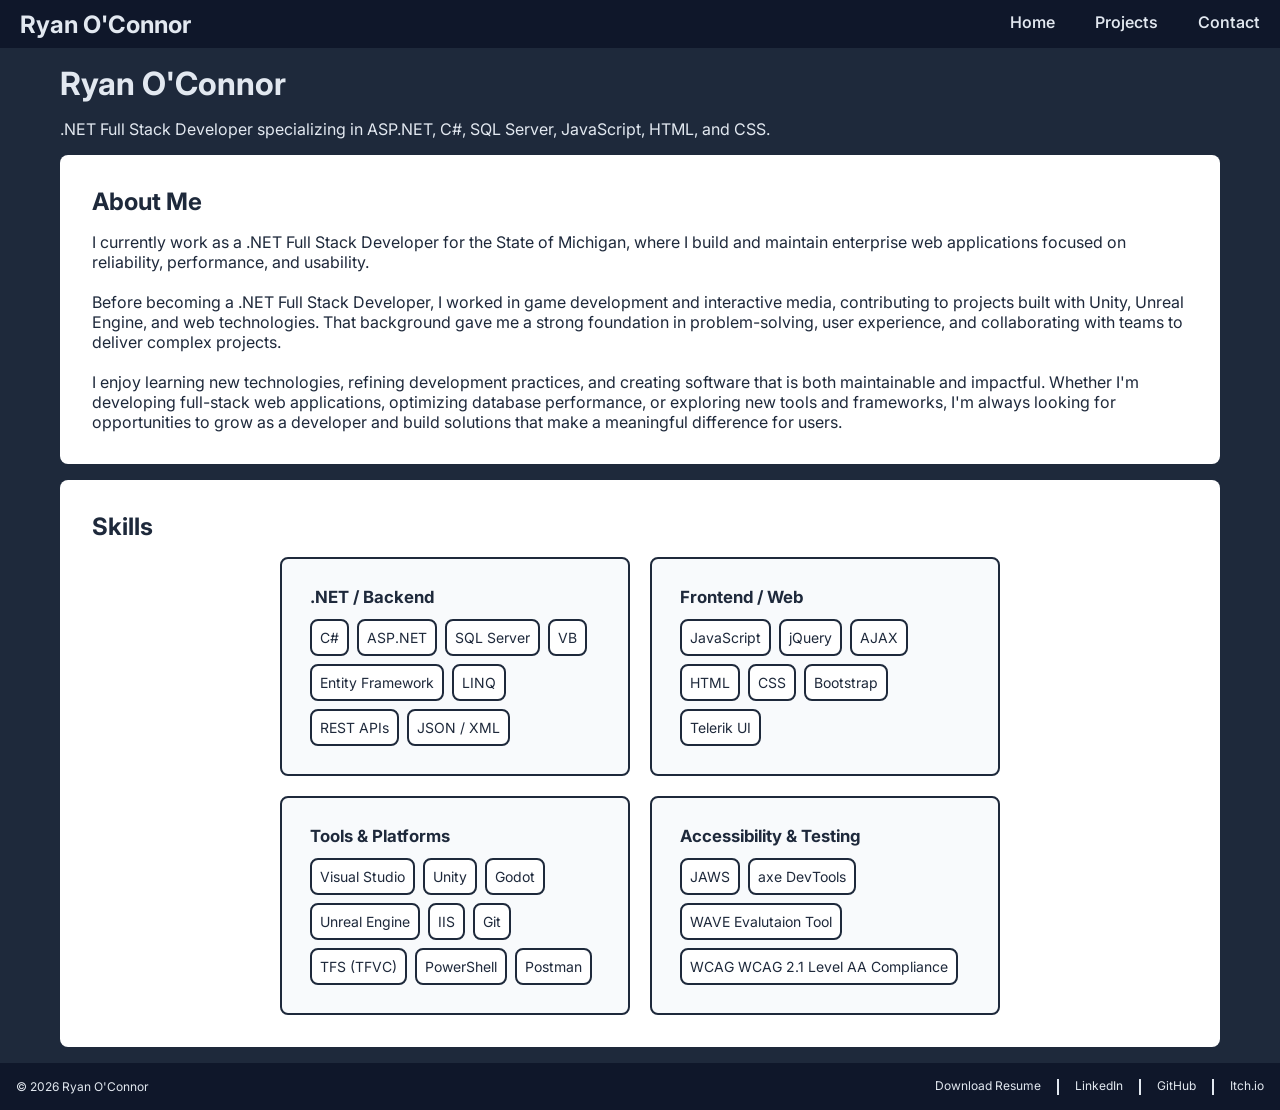
<file: index.html>
<!DOCTYPE HTML>
<html lang="en">

<head>
    <title>Ryan O'Connor | .NET Full Stack Developer Portfolio</title>

    <meta charset="utf-8" />
    <meta name="viewport" content="width=device-width, initial-scale=1.0">
    <meta name="description" content="Portfolio of Ryan O'Connor, a .NET Full Stack Developer specializing in C#, ASP.NET Core, SQL Server, JavaScript, HTML, and CSS." />
    <meta name="author" content="Ryan O'Connor">
    <meta name="theme-color" content="#1E293B">
    <meta name="robots" content="index, follow">
    <meta name="color-scheme" content="light">

    <link rel="preconnect" href="https://fonts.googleapis.com">
    <link rel="preconnect" href="https://fonts.gstatic.com" crossorigin>
    <link href="https://fonts.googleapis.com/css2?family=Inter:ital,opsz,wght@0,14..32,100..900;1,14..32,100..900&display=swap" rel="stylesheet">

    <link rel="stylesheet" href="css/main.css" />
    <link rel="stylesheet" href="css/header.css" />
    <script src="js/header.js" defer></script>
    <script src="js/footer.js" defer></script>
    <link rel="icon" href="/assets/favicon.svg" type="image/svg+xml">
</head>

<body>
    <div class="header-skip-link">
        <a href="#maincontent">Skip to Main Content</a>
    </div>
    <header id="header" class="header"></header>
    <div class="header-mobile-menu" inert>
        <nav class="header-mobile-nav">
            <a href="/">Home</a>
            <a href="/projects/">Projects</a>
            <a href="/contact/">Contact</a>
        </nav>
    </div>
    <div class="header-mobile-backdrop"></div>
    <main class="main">
        <section id="maincontent" tabindex="0">
            <h1>Ryan O'Connor</h1>
            <p>.NET Full Stack Developer specializing in ASP.NET, C#, SQL Server, JavaScript, HTML, and CSS.</p>
        </section>
        <section class="main-body-card" tabindex="0">
            <h2>About Me</h2>
            <p>
                I currently work as a .NET Full Stack Developer for the State of Michigan, where I build and maintain enterprise web applications focused on reliability, performance, and usability.
                <br><br>
                Before becoming a .NET Full Stack Developer, I worked in game development and interactive media, contributing to projects built with Unity, Unreal Engine, and web technologies. That background gave me a strong foundation in problem-solving, user experience, and collaborating with teams to deliver complex projects.
                <br><br>
                I enjoy learning new technologies, refining development practices, and creating software that is both maintainable and impactful. Whether I'm developing full-stack web applications, optimizing database performance, or exploring new tools and frameworks, I'm always looking for opportunities to grow as a developer and build solutions that make a meaningful difference for users.
            </p>
        </section>
        <section class="main-body-card skills-section" tabindex="0">
            <h2>Skills</h2>
            <div class="skills-grid">
                <div class="skill-card">
                    <h3>.NET / Backend</h3>
                    <ul>
                        <li>C#</li>
                        <li>ASP.NET</li>
                        <li>SQL Server</li>
                        <li>VB</li>
                        <li>Entity Framework</li>
                        <li>LINQ</li>
                        <li>REST APIs</li>
                        <li>JSON / XML</li>
                    </ul>
                </div>
                <div class="skill-card">
                    <h3>Frontend / Web</h3>
                    <ul>
                        <li>JavaScript</li>
                        <li>jQuery</li>
                        <li>AJAX</li>
                        <li>HTML</li>
                        <li>CSS</li>
                        <li>Bootstrap</li>
                        <li>Telerik UI</li>
                    </ul>
                </div>
                <div class="skill-card">
                    <h3>Tools & Platforms</h3>
                    <ul>
                        <li>Visual Studio</li>
                        <li>Unity</li>
                        <li>Godot</li>
                        <li>Unreal Engine</li>
                        <li>IIS</li>
                        <li>Git</li>
                        <li>TFS (TFVC)</li>
                        <li>PowerShell</li>
                        <li>Postman</li>
                    </ul>
                </div>
                <div class="skill-card">
                    <h3>Accessibility & Testing</h3>
                    <ul>
                        <li>JAWS</li>
                        <li>axe DevTools</li>
                        <li>WAVE Evalutaion Tool</li>
                        <li>WCAG WCAG 2.1 Level AA Compliance</li>
                    </ul>
                </div>
            </div>
        </section>
    </main>
    <footer id="footer" class="footer"></footer>
</body>

</html>
</file>
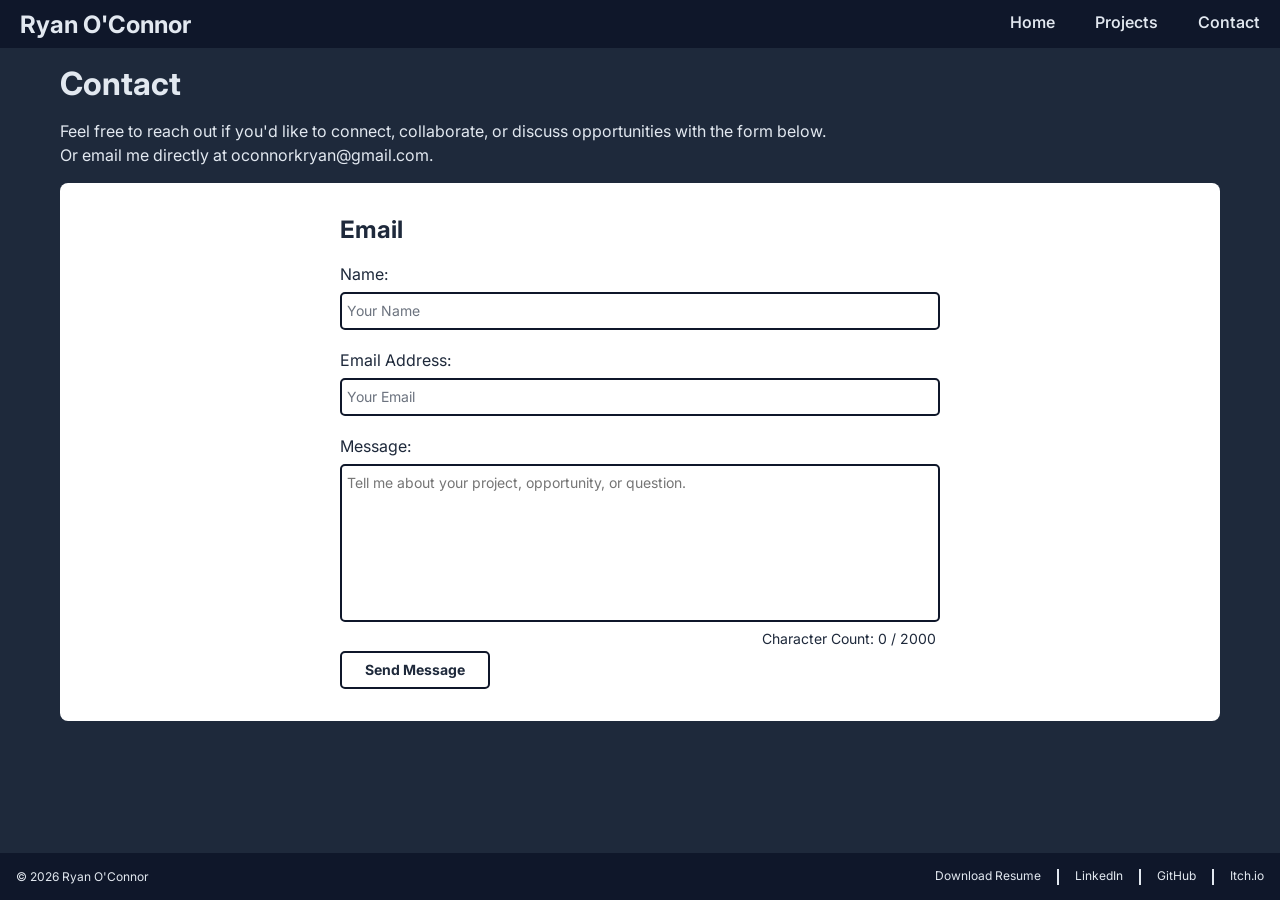
<file: contact/index.html>
<!DOCTYPE HTML>
<html lang="en">

<head>
    <title>Contact | Ryan O'Connor</title>

    <meta charset="utf-8" />
    <meta name="viewport" content="width=device-width, initial-scale=1.0">
    <meta name="description" content="Portfolio of Ryan O'Connor, a .NET Full Stack Developer specializing in C#, ASP.NET Core, SQL Server, JavaScript, HTML, and CSS." />
    <meta name="author" content="Ryan O'Connor">
    <meta name="theme-color" content="#1E293B">
    <meta name="robots" content="index, follow">
    <meta name="color-scheme" content="light">

    <link rel="preconnect" href="https://fonts.googleapis.com">
    <link rel="preconnect" href="https://fonts.gstatic.com" crossorigin>
    <link href="https://fonts.googleapis.com/css2?family=Inter:ital,opsz,wght@0,14..32,100..900;1,14..32,100..900&display=swap" rel="stylesheet">

    <link rel="stylesheet" href="/css/main.css" />
    <link rel="stylesheet" href="/css/contact.css" />
    <link rel="stylesheet" href="/css/header.css" />
    <script src="/js/header.js" defer></script>
    <script src="/js/footer.js" defer></script>
    <script src="/js/contact.js" defer></script>
    <link rel="icon" href="/assets/favicon.svg" type="image/svg+xml">
</head>

<body>
    <div class="header-skip-link">
        <a href="#maincontent" tabindex="1">Skip to Main Content</a>
    </div>
    <header id="header" class="header"></header>
    <div class="header-mobile-menu">
        <nav class="header-mobile-nav">
            <a href="/">Home</a>
            <a href="/projects/">Projects</a>
            <a href="/contact/">Contact</a>
        </nav>
    </div>
    <div class="header-mobile-backdrop"></div>
    <main class="main">
        <section id="maincontent" class="contact" tabindex="0">
            <h1>Contact</h1>
            <p class="email-form-direct">
                Feel free to reach out if you'd like to connect, collaborate, or discuss opportunities with the form below.
                <br>Or email me directly at
                <a href="mailto:oconnorkryan@gmail.com">oconnorkryan@gmail.com</a>.
            </p>
        </section>
        <section class="contact">
            <form action="https://formspree.io/f/xaqzkzel" aria-label="Email" method="POST" class="email-form">
                <div class="email-form-group">
                    <h2>Email</h2>
                    <div class="email-form-item">
                        <label for="name">Name:</label>
                        <input type="text" id="name" name="name" placeholder="Your Name" autocomplete="name" required>
                    </div>

                    <div class="email-form-item">
                        <label for="email">Email Address:</label>
                        <input type="email" id="email" name="email" placeholder="Your Email" autocomplete="email" required>
                    </div>

                    <div class="email-form-item">
                        <label for="message">Message:</label>
                        <textarea id="message" name="message" maxlength="2000" rows="6" placeholder="Tell me about your project, opportunity, or question." required></textarea>
                        <div id="messageCharCountParent" class="email-character-count">
                            Character Count:
                            <span id="messageCharCount" aria-live="polite" aria-atomic="true">0</span> / 2000
                        </div>
                    </div>

                    <div class="email-form-item removeTopMargin">
                        <button type="submit" aria-label="Send Email">Send Message</button>
                    </div>
                    <p class="email-form-status removeTopMargin" aria-live="polite">test</p>
                </div>
            </form>
        </section>
    </main>
    <footer id="footer" class="footer"></footer>
</body></html>
</file>
<file: css/main.css>
/*
#0F172A Header and Footer
#1E293B Primary Background / Text / Borders
#334155 Dark Hover State
#E2E8F0 Light Text
#FFFFFF Light Hover State
#F8FAFC Light Backgrounds
*/

* {
    box-sizing: border-box;
}

html,
body {
    margin: 0;
    min-height: 100vh;
}

body {
    display: flex;
    flex-direction: column;
    font-family: "Inter", sans-serif;
    background: #1E293B;
    color: #E2E8F0;
    font-weight: 400;
    font-size: 1rem;
}

.main {
    flex: 1;
    width: 100%;
    max-width: 1200px;
    margin: 0 auto;
    margin-bottom: 1rem;
    padding: 0 1.25rem;
}

.main section:focus-visible {
    outline: 2px solid #F8FAFC;
    outline-offset: .25rem;
    border: none;
}

h1 {
    font-size: 2rem;
    margin: 1rem 0 0 0;
}

p {
    color: #E2E8F0;
    margin-top: 1rem;
    margin-bottom: 1rem;
}

.main-body-card {
    display: flex;
    flex-direction: column;
    width: 100%;
    max-width: 100%;
    background: #FFF;
    border-radius: 8px;
    padding: 2rem;
}

.main-body-card > p,
.main-body-card > h2 {
    color: #1E293B;
}

.main-body-card > h2,
.main-body-card > h3 {
    margin: 0;
}

.main-body-card > p {
    margin: 1rem 0 0 0;
    font-size: 1rem;
}

.skills-section {
    margin-top: 1rem;
}

.skills-grid {
    display: grid;
    grid-template-columns: repeat(2, 350px);
    flex-wrap: wrap;
    gap: 1.25rem;
    margin-top: 1rem;
    justify-content: center;
}

@media (max-width: 800px) {
    .skills-grid {
        grid-template-columns: 300px;
    }
}

.skill-card {
    background: #F8FAFC;
    border: solid 2px #1E293B;
    border-radius: 8px;
    padding: 1.75rem;
    transition: transform 0.15s ease, box-shadow 0.15s ease;
}

.skill-card:hover {
    transform: translateY(-2px);
    box-shadow: 0 8px 20px rgba(0, 0, 0, 0.08);
}

.skill-card h3 {
    margin-top: 0;
    margin-bottom: 0.75rem;
    font-size: 1.05rem;
    color: #1E293B;
}

.skill-card ul {
    list-style: none;
    padding: 0;
    margin: 0;
    display: flex;
    flex-wrap: wrap;
    gap: 0.5rem;
}

.skill-card li {
    background: #FFF;
    border: solid 2px #1E293B;
    padding: 0.5rem 0.5rem;
    border-radius: 8px;
    font-size: .875rem;
    color: #1E293B;
}

.footer {
    display: flex;
    flex-direction: row;
    align-items: center;
    justify-content: space-between;
    background: #0F172A;
    font-size: 0.75rem;
}

.footer .footer-copyright {
    color: #E2E8F0;
    margin: 1rem;
}

.footer-links {
    display: flex;
    flex-direction: row;
}

.footer-links .footer-links-separator {
    border-right: 2px solid;
    height: 1rem;
    margin: auto 0;
    margin-right: 1rem;
    color: #E2E8F0;
}

.footer-links a {
    color: #E2E8F0;
    user-select: none;
    text-decoration: none;
    border-bottom: 2px solid transparent;
    margin-right: 1rem;
    margin-left: 0px;
    width: fit-content;
    transition: border-color 0.2s ease, color 0.2s ease;
}

.footer-links a:hover {
    color: #FFF;
    border-bottom-color: #E2E8F0;
}

.footer-links a:focus-visible {
    outline: 2px solid #E2E8F0;
    outline-offset: .5rem;
    color: #FFF;
    border-bottom-color: #E2E8F0;
}

@media (max-width: 500px) {
    .footer {
        flex-direction: column;
        padding-bottom: 1rem;
    }
}
</file>
<file: css/header.css>
/*
#0F172A Header and Footer
#1E293B Primary Background / Text / Borders
#334155 Dark Hover State
#E2E8F0 Light Text
#FFFFFF Light Hover State
#F8FAFC Light Backgrounds
*/

.header-skip-link {
    display: flex;
    justify-content: center;
    overflow: hidden;
    max-height: 0;
    padding: 0;
    transition: max-height 0.2s ease, padding 0.2s ease;
}

.header-skip-link:focus-within {
    max-height: 60px;
    padding: 1rem 0;
}

.header-skip-link > a {
    color: #FFF;
    font-weight: 550;
    font-size: 1rem;
    user-select: none;
    text-decoration: none;
    border-bottom: 2px solid transparent;
    transition: border-color 0.2s ease;
}

.header-skip-link > a:focus {
    outline: 2px solid #FFF;
    outline-offset: .5rem;
    border-bottom-color: #FFF;
}

.header {
    display: flex;
    flex-direction: row;
    align-items: center;
    font-size: 2rem;
    font-weight: 700;
    min-height: 4rem;
    background: #0F172A;
    color: #E2E8F0;
}

.header > .header-title {
    margin-left: 1.25rem;
    user-select: none;
    text-decoration: none;
    color: #E2E8F0;
}

.header > .header-title:focus-visible {
    outline: 2px solid #E2E8F0;
    outline-offset: .25rem;
    border: none;
}

.header .header-menu {
    margin-left: auto;
    height: 4rem;
    display: flex;
    flex-direction: row;
    align-items: center;
    justify-content: center;
}

.header .header-menu .header-menu-option {
    color: #E2E8F0;
    font-weight: 550;
    margin: 0 1.25rem;
    font-size: 1.25rem;
    user-select: none;
    text-decoration: none;
    border-bottom: 2px solid transparent;
    padding-bottom: 2px;
    transition: border-color 0.2s ease;
}

.header .header-menu .header-menu-option:hover {
    color: #FFF !important;
    border-bottom-color: #E2E8F0 !important;
}

.header .header-menu .header-menu-option:focus-visible {
    color: #FFF !important;
    outline: 2px solid #FFF;
    outline-offset: .5rem;
    border-bottom-color: #E2E8F0 !important;
}

.header .header-menu .header-menu-option.active {
    color: #FFF;
    border-bottom-color: #FFF;
    border-bottom: 3px solid;
    transition: border-bottom 0.2s ease;
}

@media (max-width: 1280px) {
    .header {
        min-height: 3rem;
        font-size: 1.5rem;
    }

    .header .header-menu {
        height: 3rem;
    }

    .header .header-menu .header-menu-option {
        font-size: 1rem;
    }
}

.header .header-menu .header-menu-button {
    width: 3rem;
    height: 3rem;
    color: #E2E8F0;
    background: none;
    border: none;
    border-left: solid 2px #1E293B;
    cursor: pointer;
    user-select: none;
    display: none;
    align-items: center;
    justify-content: center;
    transition: background-color 0.2s ease;
}

.header .header-menu .header-menu-button:hover {
    background-color: #334155;
}

.header .header-menu .header-menu-button:focus-visible {
    box-shadow: inset 0px 0px 0px 2px #1E293B;
    border: none !important;
    outline: none !important;
    background-color: #334155;
}

.header .header-menu .header-menu-button > svg {
    width: 1.5rem;
    height: 1.5rem;
    fill: #E2E8F0;
}

.header .header-menu .header-menu-button .icon-close {
    display: none;
}

.header .header-menu .header-menu-button.is-open .icon-menu {
    display: none;
}

.header .header-menu .header-menu-button.is-open .icon-close {
    display: block;
}

@media (max-width: 768px) {
    .header .header-menu .header-menu-option {
        display: none;
    }

    .header .header-menu .header-menu-button {
        display: flex;
    }

    .header-mobile-menu {
        display: flex;
    }
}

.header-mobile-menu {
    position: fixed;
    top: 3rem;
    right: 0;
    width: calc(100vw - 3rem);
    height: calc(100dvh - 3rem);
    background: #1E293B;
    transform: translateX(100%);
    transition: transform 0.3s ease;
    z-index: 3001;
}

.header-mobile-menu.is-open {
    transform: translateX(0);
}

.header-mobile-backdrop {
    position: fixed;
    inset: 3rem 0 0 0;
    background: rgba(0, 0, 0, 0.75);
    backdrop-filter: blur(0.5rem);
    opacity: 0;
    visibility: hidden;
    transition: opacity 0.3s ease, visibility 0.3s ease;
    z-index: 3000;
}

.header-mobile-backdrop.is-open {
    opacity: 1;
    visibility: visible;
}

.header-mobile-menu .header-mobile-nav {
    display: flex;
    flex-direction: column;
    width: 100%;
}

.header-mobile-menu .header-mobile-nav > a {
    color: #F8FAFC;
    font-weight: 550;
    padding: 1rem;
    font-size: 1rem;
    text-decoration: none;
    user-select: none;
    border: none;
    outline: none !important;
}

.header-mobile-menu .header-mobile-nav > a:hover {
    color: #FFF;
    background-color: #334155;
    border: none !important;
    outline: none !important;
    transition: background-color 0.2s ease;
}

.header-mobile-menu .header-mobile-nav > a:focus-visible {
    color: #FFF;
    background-color: #334155;
    box-shadow: inset 0px 0px 0px 2px #1E293B;
    border: none !important;
    outline: none !important;
    transition: background-color 0.2s ease;
}
</file>
<file: css/contact.css>
/*
#0F172A Header and Footer
#1E293B Primary Background / Text / Borders
#334155 Dark Hover State
#E2E8F0 Light Text
#FFFFFF Light Hover State
#F8FAFC Light Backgrounds
*/

.contact {
    max-width: 1200px;
}

.contact p {
    color: #E2E8F0;
    margin-top: 1rem;
    margin-bottom: 1rem;
}

.email-form {
    display: flex;
    flex-direction: column;
    align-items: center;
    width: 100%;
    max-width: 100%;
    background: #FFFFFF;
    border-radius: 8px;
    padding: 2rem;
}

h2 {
    color: #1E293B;
    margin: 0;
}

.email-form .email-form-group {
    width: 100%;
    max-width: 600px;
    color: #1E293B;
}

.email-form .email-form-status {
    margin: 1rem 1.25rem;
    font-size: 0.875rem;
    font-weight: 500;
    display: none;
}

.email-form .email-form-status.success {
    margin: 1rem 1.25rem;
    font-size: 0.875rem;
    color: #15803D;
}

.email-form .email-form-status.error {
    margin: 1rem 1.25rem;
    font-size: 0.875rem;
    color: #B91C1C;
}

.email-form .email-form-item {
    display: flex;
    flex-direction: column;
    margin-top: 1.25rem;
}

.email-form .email-form-item > label {
    margin-bottom: 0.5rem;
}

.email-form .email-form-item > input,
.email-form .email-form-item > textarea,
.email-form .email-form-item > button {
    font-family: "Inter", sans-serif;
    font-weight: 400;
    color: #1E293B;
    background-color: #FFF;
    border: solid 2px #0F172A;
    border-radius: 5px;
    padding: 5px;
    line-height: 1.5rem;
    resize: none;
    font-size: 0.875rem;
    width: 100%;
}

.email-form .email-form-item > input:focus-visible,
.email-form .email-form-item > textarea:focus-visible {
    outline: none;
    border-color: #334155;
    box-shadow: 0 0 0 3px rgba(51, 65, 85, 0.15);
}

.email-form .email-form-item .email-character-count {
    margin-left: auto;
    margin-top: 0.25rem;
    text-align: right;
    padding: 0.25rem;
    border-radius: 5px;
    background-color: transparent;
    font-size: 0.875rem;
    transition: color 0.2s ease, background-color 0.2s ease;
}

.email-form .email-form-item .email-character-count.warning {
    color: #CA8A04 !important;
    background-color: rgba(202, 138, 4, 0.08);
    font-weight: 600;
}

.email-form .email-form-item .email-character-count.danger {
    color: #B91C1C !important;
    background-color: rgba(185, 28, 28, 0.08);
    font-weight: 600;
}

.email-form .email-form-item > button {
    font-weight: 700;
    max-width: 150px;
    user-select: none;
    text-decoration: none;
    transition: background-color 0.2s ease;
}

.email-form .email-form-item > button:hover,
.email-form .email-form-item > button:focus-visible {
    outline: none;
    border-color: #334155;
    background-color: #E2E8F0;
    box-shadow: 0 0 0 3px rgba(51, 65, 85, 0.15);
}

.email-form .email-form-item > button:active {
    background-color: #CBD5E1;
}

.email-form .email-form-item > button:disabled {
    opacity: 0.6;
    cursor: not-allowed;
}

.email-form .email-form-item > input::placeholder {
    font-family: "Inter", sans-serif;
    font-weight: 400;
    color: #1E293B;
    opacity: 0.65;
}

.email-form-direct {
    font-size: 1rem;
    line-height: 1.5rem;
    margin-top: 0;
}

.email-form-direct a {
    color: #E2E8F0;
    text-decoration: none;
    border-bottom: 2px solid transparent;
    transition: border-color 0.2s ease, color 0.2s ease;
}

.email-form-direct a:hover {
    color: #FFF;
    border-bottom-color: #E2E8F0;
}

.email-form-direct a:focus-visible {
    outline: 2px solid #FFF;
    outline-offset: 2.5px;
    color: #FFF;
    border-bottom-color: #E2E8F0;
}

.removeTopMargin {
    margin-top: 0px !important;
}
</file>
